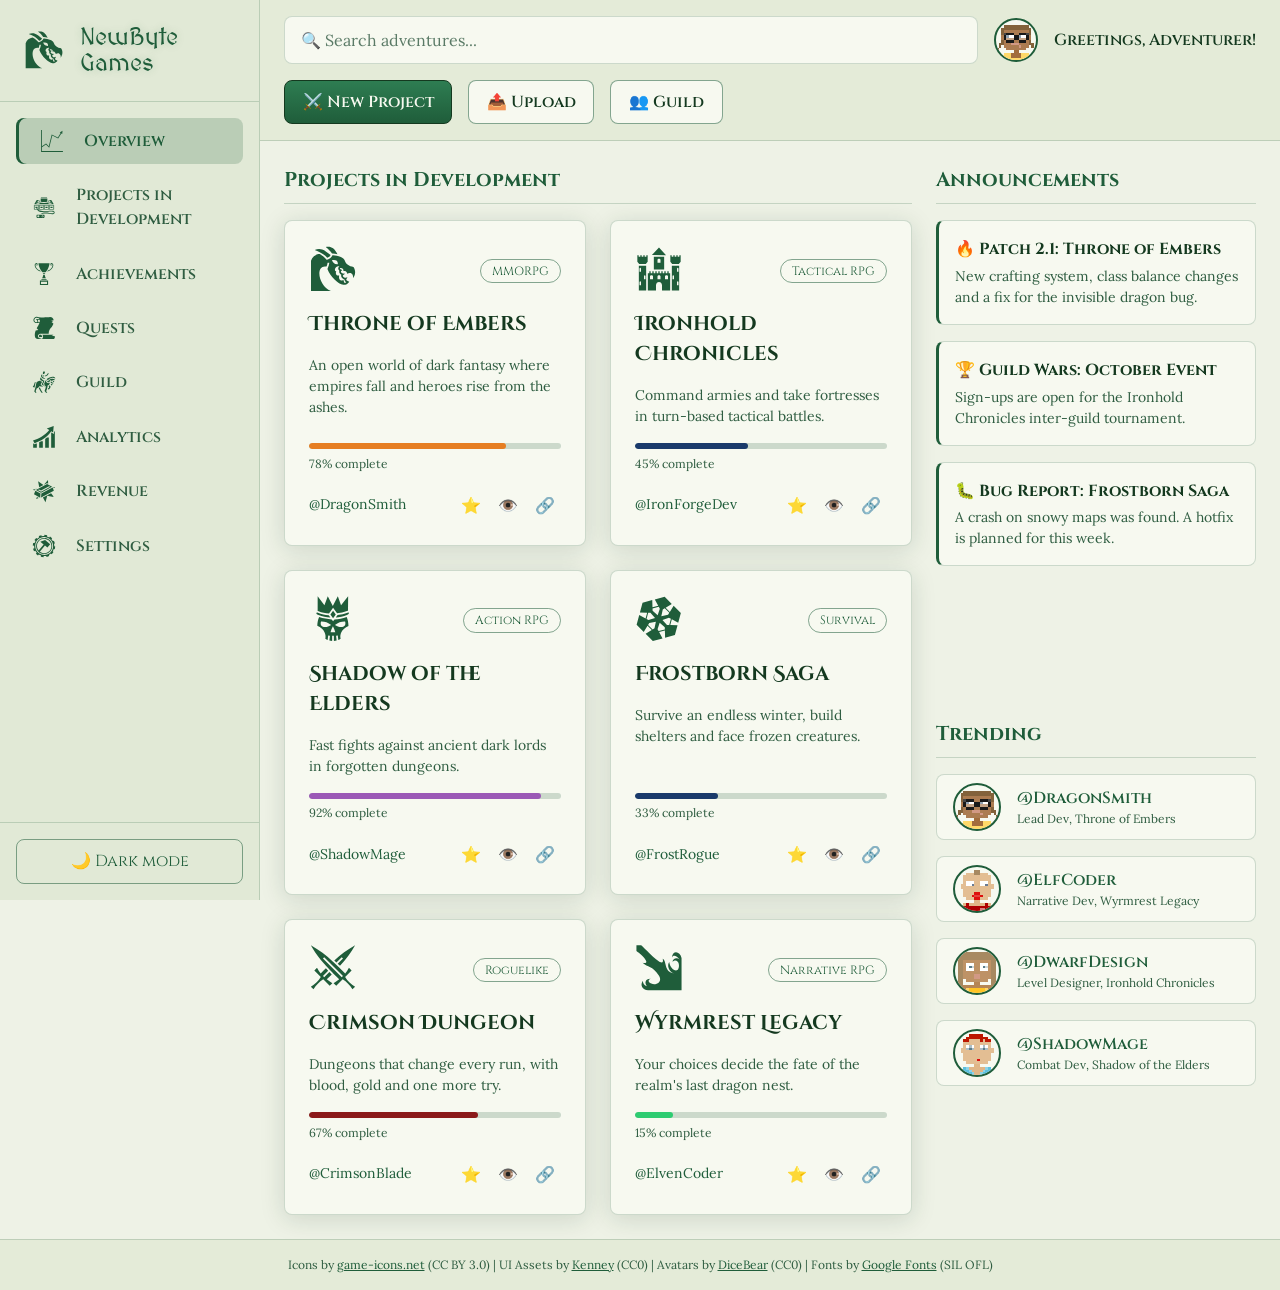
<file: index.html>
<!DOCTYPE html>
<html lang="en">
<head>
  <meta charset="UTF-8" />
  <meta name="viewport" content="width=device-width, initial-scale=1.0" />
  <title>NewByte Games Dashboard</title>
  <link rel="preconnect" href="https://fonts.googleapis.com" />
  <link rel="preconnect" href="https://fonts.gstatic.com" crossorigin />
  <link href="https://fonts.googleapis.com/css2?family=MedievalSharp&family=Cinzel+Decorative:wght@400;700;900&family=Lora:ital,wght@0,400;0,600;0,700;1,400&family=Cinzel:wght@400;600;700&display=swap" rel="stylesheet" />
  <link rel="stylesheet" href="css/reset.css" />
  <link rel="stylesheet" href="css/variables.css" />
  <link rel="stylesheet" href="css/main.css" />
  <link rel="stylesheet" href="css/sidebar.css" />
  <link rel="stylesheet" href="css/header.css" />
  <link rel="stylesheet" href="css/cards.css" />
  <link rel="stylesheet" href="css/announcements.css" />
  <link rel="stylesheet" href="css/trending.css" />
</head>
<body>
  <aside class="sidebar">
    <div class="sidebar-logo">
      <img src="assets/icons/dragon.svg" alt="" class="logo-icon" />
      <span class="logo-text">NewByte Games</span>
    </div>
    <nav class="sidebar-nav" aria-label="Main navigation">
        <a href="#" class="nav-item active">
          <img src="assets/icons/dashboard.svg" alt="" class="nav-icon" />
          <span>Overview</span>
        </a>
        <a href="#" class="nav-item">
          <img src="assets/icons/gamepad.svg" alt="" class="nav-icon" />
          <span>Projects in Development</span>
        </a>
        <a href="#" class="nav-item">
          <img src="assets/icons/trophy.svg" alt="" class="nav-icon" />
          <span>Achievements</span>
        </a>
        <a href="#" class="nav-item">
          <img src="assets/icons/scroll.svg" alt="" class="nav-icon" />
          <span>Quests</span>
        </a>
        <a href="#" class="nav-item">
          <img src="assets/icons/group.svg" alt="" class="nav-icon" />
          <span>Guild</span>
        </a>
        <a href="#" class="nav-item">
          <img src="assets/icons/chart.svg" alt="" class="nav-icon" />
          <span>Analytics</span>
        </a>
        <a href="#" class="nav-item">
          <img src="assets/icons/coin.svg" alt="" class="nav-icon" />
          <span>Revenue</span>
        </a>
        <a href="#" class="nav-item">
          <img src="assets/icons/settings.svg" alt="" class="nav-icon" />
          <span>Settings</span>
        </a>
    </nav>
    <div class="sidebar-footer">
      <button type="button" id="darkmode-toggle" class="theme-toggle" aria-pressed="false">🌙 Dark mode</button>
    </div>
  </aside>

  <header class="header">
    <form class="search-bar" role="search" onsubmit="return false">
      <input type="search" placeholder="🔍 Search adventures..." aria-label="Search adventures" />
    </form>
    <div class="user-info">
      <img src="assets/avatars/dragonsmith.svg" alt="User avatar" class="user-avatar" />
      <span class="user-name">Greetings, Adventurer!</span>
    </div>
    <div class="header-actions">
      <button type="button" class="btn btn--primary">⚔️ New Project</button>
      <button type="button" class="btn">📤 Upload</button>
      <button type="button" class="btn">👥 Guild</button>
    </div>
  </header>

  <main class="main">
    <section class="projects-section">
      <h2 class="section-title">Projects in Development</h2>
      <div class="projects-grid">
          <article class="project-card">
            <div class="card-header">
              <img src="assets/icons/dragon.svg" alt="" class="card-icon" />
              <div class="card-badges"><span class="badge badge--genre">MMORPG</span></div>
            </div>
            <h3 class="card-title">Throne of Embers</h3>
            <p class="card-description">An open world of dark fantasy where empires fall and heroes rise from the ashes.</p>
            <div class="card-progress">
              <div class="progress-bar">
                <div class="progress-fill" style="--progress: 78%; --bar-color: var(--orange-legendary)"></div>
              </div>
              <span class="progress-label">78% complete</span>
            </div>
            <div class="card-footer">
              <span class="card-author">@DragonSmith</span>
              <div class="card-actions">
                <button type="button" aria-label="Favorite">⭐</button>
                <button type="button" aria-label="Watch">👁️</button>
                <button type="button" aria-label="Copy link">🔗</button>
              </div>
            </div>
          </article>
          <article class="project-card">
            <div class="card-header">
              <img src="assets/icons/castle.svg" alt="" class="card-icon" />
              <div class="card-badges"><span class="badge badge--genre">Tactical RPG</span></div>
            </div>
            <h3 class="card-title">Ironhold Chronicles</h3>
            <p class="card-description">Command armies and take fortresses in turn-based tactical battles.</p>
            <div class="card-progress">
              <div class="progress-bar">
                <div class="progress-fill" style="--progress: 45%; --bar-color: var(--blue-alliance)"></div>
              </div>
              <span class="progress-label">45% complete</span>
            </div>
            <div class="card-footer">
              <span class="card-author">@IronForgeDev</span>
              <div class="card-actions">
                <button type="button" aria-label="Favorite">⭐</button>
                <button type="button" aria-label="Watch">👁️</button>
                <button type="button" aria-label="Copy link">🔗</button>
              </div>
            </div>
          </article>
          <article class="project-card">
            <div class="card-header">
              <img src="assets/icons/skull.svg" alt="" class="card-icon" />
              <div class="card-badges"><span class="badge badge--genre">Action RPG</span></div>
            </div>
            <h3 class="card-title">Shadow of the Elders</h3>
            <p class="card-description">Fast fights against ancient dark lords in forgotten dungeons.</p>
            <div class="card-progress">
              <div class="progress-bar">
                <div class="progress-fill" style="--progress: 92%; --bar-color: var(--purple-epic)"></div>
              </div>
              <span class="progress-label">92% complete</span>
            </div>
            <div class="card-footer">
              <span class="card-author">@ShadowMage</span>
              <div class="card-actions">
                <button type="button" aria-label="Favorite">⭐</button>
                <button type="button" aria-label="Watch">👁️</button>
                <button type="button" aria-label="Copy link">🔗</button>
              </div>
            </div>
          </article>
          <article class="project-card">
            <div class="card-header">
              <img src="assets/icons/snowflake.svg" alt="" class="card-icon" />
              <div class="card-badges"><span class="badge badge--genre">Survival</span></div>
            </div>
            <h3 class="card-title">Frostborn Saga</h3>
            <p class="card-description">Survive an endless winter, build shelters and face frozen creatures.</p>
            <div class="card-progress">
              <div class="progress-bar">
                <div class="progress-fill" style="--progress: 33%; --bar-color: var(--blue-alliance)"></div>
              </div>
              <span class="progress-label">33% complete</span>
            </div>
            <div class="card-footer">
              <span class="card-author">@FrostRogue</span>
              <div class="card-actions">
                <button type="button" aria-label="Favorite">⭐</button>
                <button type="button" aria-label="Watch">👁️</button>
                <button type="button" aria-label="Copy link">🔗</button>
              </div>
            </div>
          </article>
          <article class="project-card">
            <div class="card-header">
              <img src="assets/icons/swords.svg" alt="" class="card-icon" />
              <div class="card-badges"><span class="badge badge--genre">Roguelike</span></div>
            </div>
            <h3 class="card-title">Crimson Dungeon</h3>
            <p class="card-description">Dungeons that change every run, with blood, gold and one more try.</p>
            <div class="card-progress">
              <div class="progress-bar">
                <div class="progress-fill" style="--progress: 67%; --bar-color: var(--red-horde)"></div>
              </div>
              <span class="progress-label">67% complete</span>
            </div>
            <div class="card-footer">
              <span class="card-author">@CrimsonBlade</span>
              <div class="card-actions">
                <button type="button" aria-label="Favorite">⭐</button>
                <button type="button" aria-label="Watch">👁️</button>
                <button type="button" aria-label="Copy link">🔗</button>
              </div>
            </div>
          </article>
          <article class="project-card">
            <div class="card-header">
              <img src="assets/icons/wyrm.svg" alt="" class="card-icon" />
              <div class="card-badges"><span class="badge badge--genre">Narrative RPG</span></div>
            </div>
            <h3 class="card-title">Wyrmrest Legacy</h3>
            <p class="card-description">Your choices decide the fate of the realm's last dragon nest.</p>
            <div class="card-progress">
              <div class="progress-bar">
                <div class="progress-fill" style="--progress: 15%; --bar-color: var(--green-quest)"></div>
              </div>
              <span class="progress-label">15% complete</span>
            </div>
            <div class="card-footer">
              <span class="card-author">@ElvenCoder</span>
              <div class="card-actions">
                <button type="button" aria-label="Favorite">⭐</button>
                <button type="button" aria-label="Watch">👁️</button>
                <button type="button" aria-label="Copy link">🔗</button>
              </div>
            </div>
          </article>
      </div>
    </section>

    <section class="announcements-section">
      <h2 class="section-title">Announcements</h2>
      <div class="announcements-list">
        <div class="announcement-item">
          <h4>🔥 Patch 2.1: Throne of Embers</h4>
          <p>New crafting system, class balance changes and a fix for the invisible dragon bug.</p>
        </div>
        <div class="announcement-item">
          <h4>🏆 Guild Wars: October Event</h4>
          <p>Sign-ups are open for the Ironhold Chronicles inter-guild tournament.</p>
        </div>
        <div class="announcement-item">
          <h4>🐛 Bug Report: Frostborn Saga</h4>
          <p>A crash on snowy maps was found. A hotfix is planned for this week.</p>
        </div>
      </div>
    </section>

    <section class="trending-section">
      <h2 class="section-title">Trending</h2>
      <div class="trending-list">
          <div class="trending-item">
            <img src="assets/avatars/dragonsmith.svg" alt="DragonSmith avatar" class="trending-avatar" />
            <div class="trending-info">
              <span class="trending-name">@DragonSmith</span>
              <span class="trending-role">Lead Dev, Throne of Embers</span>
            </div>
          </div>
          <div class="trending-item">
            <img src="assets/avatars/elfcoder.svg" alt="ElfCoder avatar" class="trending-avatar" />
            <div class="trending-info">
              <span class="trending-name">@ElfCoder</span>
              <span class="trending-role">Narrative Dev, Wyrmrest Legacy</span>
            </div>
          </div>
          <div class="trending-item">
            <img src="assets/avatars/dwarfdesign.svg" alt="DwarfDesign avatar" class="trending-avatar" />
            <div class="trending-info">
              <span class="trending-name">@DwarfDesign</span>
              <span class="trending-role">Level Designer, Ironhold Chronicles</span>
            </div>
          </div>
          <div class="trending-item">
            <img src="assets/avatars/shadowmage.svg" alt="ShadowMage avatar" class="trending-avatar" />
            <div class="trending-info">
              <span class="trending-name">@ShadowMage</span>
              <span class="trending-role">Combat Dev, Shadow of the Elders</span>
            </div>
          </div>
      </div>
    </section>
  </main>

  <footer class="dashboard-footer">
    <p>
      Icons by <a href="https://game-icons.net" target="_blank" rel="noopener">game-icons.net</a> (CC BY 3.0) |
      UI Assets by <a href="https://kenney.nl" target="_blank" rel="noopener">Kenney</a> (CC0) |
      Avatars by <a href="https://dicebear.com" target="_blank" rel="noopener">DiceBear</a> (CC0) |
      Fonts by <a href="https://fonts.google.com" target="_blank" rel="noopener">Google Fonts</a> (SIL OFL)
    </p>
  </footer>

  <script src="js/darkmode.js"></script>
</body>
</html>
</file>
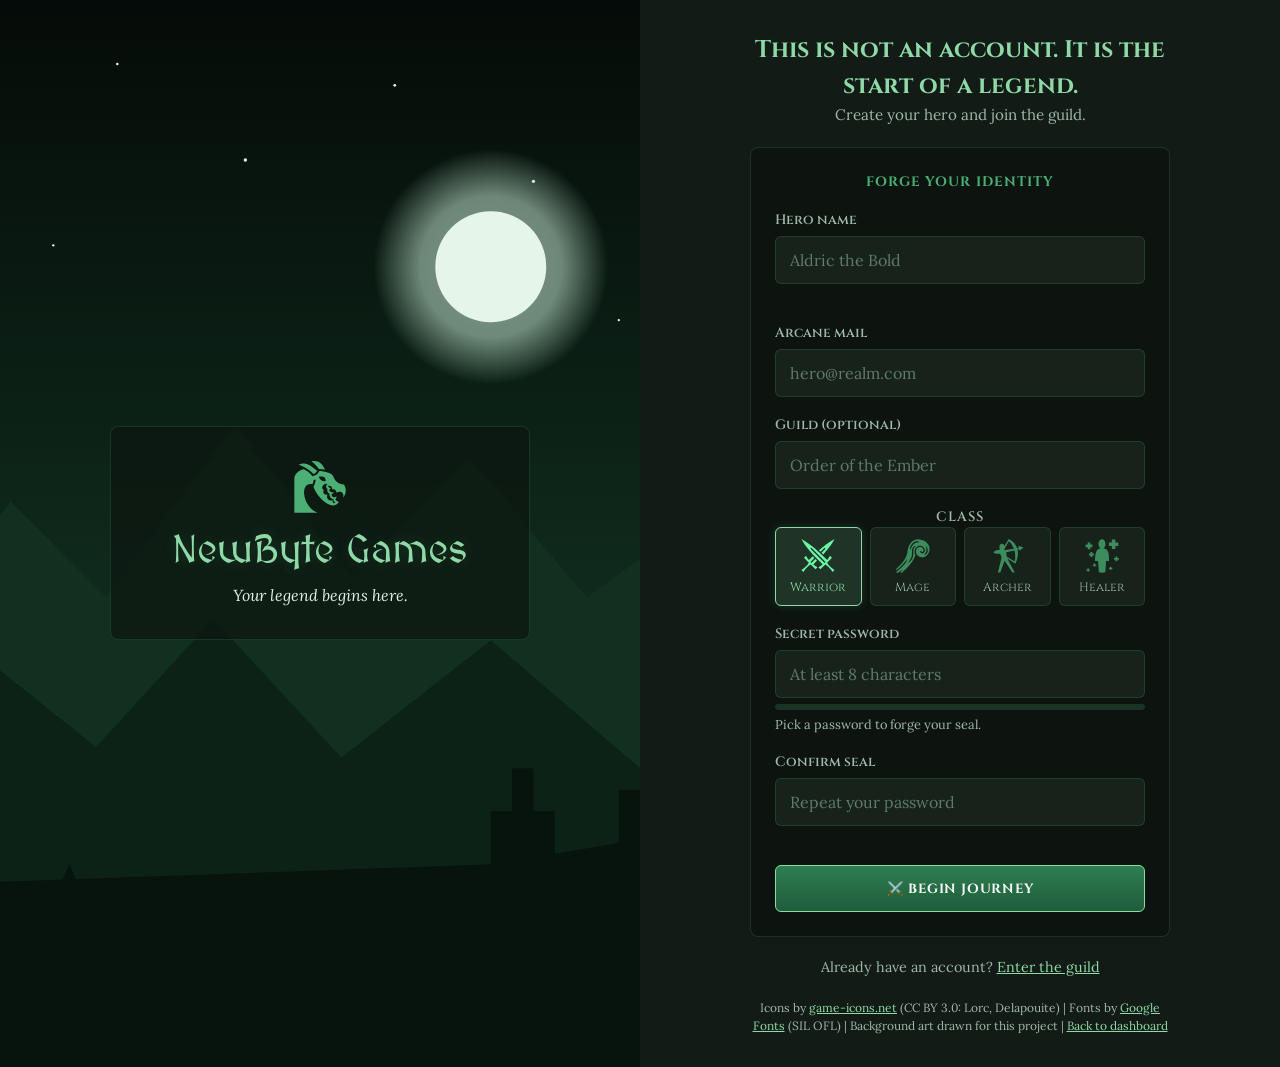
<file: signup/index.html>
<!DOCTYPE html>
<html lang="en">
<head>
  <meta charset="UTF-8" />
  <meta name="viewport" content="width=device-width, initial-scale=1.0" />
  <title>Create Your Hero | NewByte Games</title>
  <link rel="preconnect" href="https://fonts.googleapis.com" />
  <link rel="preconnect" href="https://fonts.gstatic.com" crossorigin />
  <link href="https://fonts.googleapis.com/css2?family=MedievalSharp&family=Cinzel:wght@400;600;700&family=Lora:ital,wght@0,400;0,600;1,400&display=swap" rel="stylesheet" />
  <link rel="stylesheet" href="css/signup.css" />
</head>
<body>
  <section class="hero" aria-label="NewByte Games">
    <div class="hero-band">
      <img src="assets/icons/dragon.svg" alt="" class="hero-logo" />
      <span class="logo-text">NewByte Games</span>
      <p class="hero-tagline">Your legend begins here.</p>
    </div>
  </section>

  <main class="form-side">
    <div class="form-intro">
      <h1>This is not an account. It is the start of a legend.</h1>
      <p>Create your hero and join the guild.</p>
    </div>

    <form id="signup-form" class="signup-form" novalidate>
      <h2 class="form-title">Forge your identity</h2>

      <div class="field">
        <label for="hero-name">Hero name</label>
        <input id="hero-name" name="hero" type="text" placeholder="Aldric the Bold" required minlength="3" autocomplete="nickname" />
        <span id="name-hint" class="hint" aria-live="polite"></span>
      </div>

      <div class="field">
        <label for="email">Arcane mail</label>
        <input id="email" name="email" type="email" placeholder="hero@realm.com" required autocomplete="email" />
      </div>

      <div class="field">
        <label for="guild">Guild <span>(optional)</span></label>
        <input id="guild" name="guild" type="text" placeholder="Order of the Ember" />
      </div>

      <fieldset class="classes">
        <legend>Class</legend>
        <div class="class-options">
          <div class="class-option">
            <input type="radio" id="class-warrior" name="class" value="warrior" checked />
            <label for="class-warrior"><img src="assets/icons/warrior.svg" alt="" />Warrior</label>
          </div>
          <div class="class-option">
            <input type="radio" id="class-mage" name="class" value="mage" />
            <label for="class-mage"><img src="assets/icons/mage.svg" alt="" />Mage</label>
          </div>
          <div class="class-option">
            <input type="radio" id="class-archer" name="class" value="archer" />
            <label for="class-archer"><img src="assets/icons/archer.svg" alt="" />Archer</label>
          </div>
          <div class="class-option">
            <input type="radio" id="class-healer" name="class" value="healer" />
            <label for="class-healer"><img src="assets/icons/healer.svg" alt="" />Healer</label>
          </div>
        </div>
      </fieldset>

      <div class="field">
        <label for="password">Secret password</label>
        <input id="password" name="password" type="password" placeholder="At least 8 characters" required minlength="8" autocomplete="new-password" />
        <div class="strength-bar" aria-hidden="true"><div id="strength-fill" class="strength-fill" data-level="0"></div></div>
        <span id="strength-hint" class="hint" aria-live="polite">Pick a password to forge your seal.</span>
      </div>

      <div class="field">
        <label for="confirm">Confirm seal</label>
        <input id="confirm" name="confirm" type="password" placeholder="Repeat your password" required autocomplete="new-password" />
        <span id="confirm-hint" class="hint" aria-live="polite"></span>
      </div>

      <button type="submit" class="submit">⚔️ Begin journey</button>
      <p id="success" class="success" role="status" hidden></p>
    </form>

    <p class="login-link">Already have an account? <a href="#">Enter the guild</a></p>
    <p class="credits">
      Icons by <a href="https://game-icons.net" target="_blank" rel="noopener">game-icons.net</a> (CC BY 3.0: Lorc, Delapouite) |
      Fonts by <a href="https://fonts.google.com" target="_blank" rel="noopener">Google Fonts</a> (SIL OFL) |
      Background art drawn for this project |
      <a href="../">Back to dashboard</a>
    </p>
  </main>

  <script src="js/signup.js"></script>
</body>
</html>
</file>
<file: css/variables.css>
:root {
  --bg-dark: #eef2e6;
  --bg-sidebar: #e1e9d6;
  --bg-card: #f7f9f0;
  --bg-card-hover: #e9efdc;
  --bg-header: #e4ebd8;

  --gold: #1f5d3a;
  --gold-light: #14391f;
  --gold-dim: #1f5d3a33;
  --red-horde: #8b1a1a;
  --blue-alliance: #1a3a6b;
  --green-quest: #2ecc71;
  --purple-epic: #9b59b6;
  --orange-legendary: #e67e22;

  --text-primary: #14391f;
  --text-secondary: #2f5d41;
  --text-muted: #5a7a66;
  --text-gold: #1f5d3a;

  --border: #1f5d3a33;
  --border-strong: #1f5d3a88;
  --border-radius: 8px;

  --shadow-card: 0 4px 24px rgba(20, 57, 31, 0.15);
  --shadow-gold: 0 0 12px rgba(31, 93, 58, 0.2);

  --font-display: "MedievalSharp", serif;
  --font-title: "Cinzel Decorative", serif;
  --font-subtitle: "Cinzel", serif;
  --font-body: "Lora", serif;

  --text-xs: 0.75rem;
  --text-sm: 0.875rem;
  --text-base: 1rem;
  --text-lg: 1.125rem;
  --text-xl: 1.25rem;
  --text-2xl: 1.5rem;
  --text-3xl: 1.875rem;

  --gap-sm: 0.5rem;
  --gap-md: 1rem;
  --gap-lg: 1.5rem;
  --gap-xl: 2rem;

  --sidebar-width: 260px;
}

body.dark-mode {
  --bg-dark: #0d1410;
  --bg-sidebar: #121b15;
  --bg-card: #17221b;
  --bg-card-hover: #1f2e25;
  --bg-header: #101912;
  --gold: #4caf75;
  --gold-light: #8fd9a8;
  --gold-dim: #4caf7533;
  --text-primary: #e3efe6;
  --text-secondary: #9fb8a8;
  --text-muted: #6b8575;
  --text-gold: #4caf75;
  --border: #4caf7533;
  --border-strong: #4caf7588;
  --shadow-card: 0 4px 24px rgba(0, 0, 0, 0.4);
  --shadow-gold: 0 0 12px rgba(76, 175, 117, 0.2);
}

body.dark-mode .nav-icon,
body.dark-mode .card-icon,
body.dark-mode .logo-icon {
  filter: brightness(2.2) saturate(1.2);
}
</file>
<file: css/main.css>
body {
  display: grid;
  grid-template-columns: var(--sidebar-width) 1fr;
  grid-template-rows: auto 1fr;
  grid-template-areas:
    "sidebar header"
    "sidebar main";
  min-height: 100vh;
  background-color: var(--bg-dark);
  color: var(--text-primary);
  font-family: var(--font-body);
  line-height: 1.5;
  transition: background-color 0.3s, color 0.3s;
}

.sidebar { grid-area: sidebar; }
.header  { grid-area: header; }
.main    { grid-area: main; }

.main {
  display: grid;
  grid-template-columns: 1fr 320px;
  grid-template-rows: auto auto;
  grid-template-areas:
    "projects announcements"
    "projects trending";
  gap: var(--gap-lg);
  padding: var(--gap-lg);
  align-content: start;
}

.projects-section      { grid-area: projects; }
.announcements-section { grid-area: announcements; }
.trending-section      { grid-area: trending; }

.section-title {
  font-family: var(--font-subtitle);
  font-weight: 700;
  font-size: var(--text-xl);
  color: var(--text-gold);
  margin-bottom: var(--gap-md);
  padding-bottom: var(--gap-sm);
  border-bottom: 1px solid var(--border);
}

.dashboard-footer {
  grid-column: 1 / -1;
  padding: var(--gap-md) var(--gap-lg);
  border-top: 1px solid var(--border);
  background: var(--bg-header);
  color: var(--text-secondary);
  font-size: var(--text-xs);
  text-align: center;
}
.dashboard-footer a { color: var(--gold); text-decoration: underline; }

:focus-visible { outline: 2px solid var(--gold); outline-offset: 2px; }

@media (max-width: 1100px) {
  .main {
    grid-template-columns: 1fr 1fr;
    grid-template-areas:
      "projects projects"
      "announcements trending";
  }
}

@media (max-width: 720px) {
  body {
    grid-template-columns: 1fr;
    grid-template-rows: auto auto 1fr auto;
    grid-template-areas: "sidebar" "header" "main" "footer";
  }
  .main {
    grid-template-columns: 1fr;
    grid-template-areas: "projects" "announcements" "trending";
    padding: var(--gap-md);
  }
  .dashboard-footer { grid-area: footer; }
}
</file>
<file: css/sidebar.css>
.sidebar {
  display: grid;
  grid-template-rows: auto 1fr auto;
  background: var(--bg-sidebar);
  border-right: 1px solid var(--border);
  position: sticky;
  top: 0;
  height: 100vh;
}

.sidebar-logo {
  display: grid;
  grid-template-columns: auto 1fr;
  align-items: center;
  gap: var(--gap-md);
  padding: var(--gap-lg);
  border-bottom: 1px solid var(--border);
}
.logo-icon { width: 40px; height: 40px; }
.logo-text {
  font-family: var(--font-display);
  font-size: var(--text-2xl);
  line-height: 1.1;
  color: var(--gold);
  text-shadow: 0 0 10px var(--gold-dim);
}

.sidebar-nav {
  display: grid;
  grid-template-columns: 1fr;
  align-content: start;
  gap: var(--gap-sm);
  padding: var(--gap-md);
  overflow-y: auto;
}

.nav-item {
  display: grid;
  grid-template-columns: 28px 1fr;
  align-items: center;
  gap: var(--gap-md);
  padding: 0.7rem 1rem;
  border-radius: var(--border-radius);
  font-family: var(--font-subtitle);
  font-weight: 600;
  color: var(--text-secondary);
  transition: background 0.2s, padding-left 0.2s, color 0.2s;
}
.nav-item:hover,
.nav-item.active {
  background: var(--border);
  padding-left: 1.5rem;
  color: var(--gold);
}
.nav-item.active { box-shadow: inset 3px 0 0 var(--gold); }
.nav-icon { width: 24px; height: 24px; }

.sidebar-footer { padding: var(--gap-md); border-top: 1px solid var(--border); }
.theme-toggle {
  width: 100%;
  padding: 0.6rem;
  border: 1px solid var(--border-strong);
  border-radius: var(--border-radius);
  font-family: var(--font-subtitle);
  color: var(--gold);
  transition: background 0.2s;
}
.theme-toggle:hover { background: var(--border); }

@media (max-width: 720px) {
  .sidebar { position: static; height: auto; grid-template-rows: auto auto auto; border-right: 0; border-bottom: 1px solid var(--border); }
  .sidebar-nav { grid-template-columns: repeat(auto-fit, minmax(150px, 1fr)); }
}
</file>
<file: css/header.css>
.header {
  display: grid;
  grid-template-columns: 1fr auto;
  grid-template-rows: auto auto;
  gap: var(--gap-md);
  padding: var(--gap-md) var(--gap-lg);
  background: var(--bg-header);
  border-bottom: 1px solid var(--border);
  align-items: center;
}

.search-bar { grid-column: 1; grid-row: 1; }
.search-bar input {
  width: 100%;
  padding: 0.7rem 1rem;
  background: var(--bg-card);
  border: 1px solid var(--border);
  border-radius: var(--border-radius);
  font-family: var(--font-body);
}
.search-bar input::placeholder { color: var(--text-muted); }
.search-bar input:focus { border-color: var(--gold); outline: none; box-shadow: var(--shadow-gold); }

.user-info {
  grid-column: 2;
  grid-row: 1;
  display: grid;
  grid-template-columns: auto auto;
  align-items: center;
  gap: var(--gap-md);
}
.user-avatar { width: 44px; height: 44px; border-radius: 50%; border: 2px solid var(--gold); background: var(--bg-card); }
.user-name { font-family: var(--font-subtitle); font-weight: 600; }

.header-actions { grid-column: 1 / -1; grid-row: 2; display: flex; flex-wrap: wrap; gap: var(--gap-md); }
.btn {
  padding: 0.55rem 1.1rem;
  border: 1px solid var(--border-strong);
  border-radius: var(--border-radius);
  background: var(--bg-card);
  font-family: var(--font-subtitle);
  font-weight: 600;
  transition: background 0.2s, transform 0.2s, color 0.2s;
}
.btn:hover { background: var(--bg-card-hover); color: var(--gold); transform: translateY(-2px); }
.btn--primary { background: linear-gradient(180deg, #2e7d52, #1f5d3a); color: #f7f9f0; border-color: var(--gold-light); }
.btn--primary:hover { color: #f7f9f0; filter: brightness(1.15); background: linear-gradient(180deg, #2e7d52, #1f5d3a); }

@media (max-width: 720px) {
  .header { grid-template-columns: 1fr; padding: var(--gap-md); }
  .search-bar, .user-info, .header-actions { grid-column: 1; grid-row: auto; }
}
</file>
<file: css/cards.css>
.projects-grid {
  display: grid;
  grid-template-columns: repeat(auto-fill, minmax(280px, 1fr));
  gap: var(--gap-lg);
}

.project-card {
  display: grid;
  grid-template-rows: auto auto 1fr auto auto;
  gap: var(--gap-md);
  padding: var(--gap-lg);
  background: var(--bg-card);
  border: 1px solid var(--border);
  border-radius: var(--border-radius);
  box-shadow: var(--shadow-card);
  transition: transform 0.25s ease, box-shadow 0.25s ease, border-color 0.25s ease, background 0.25s;
}
.project-card:hover {
  transform: translateY(-4px);
  box-shadow: var(--shadow-gold);
  border-color: var(--gold);
  background: var(--bg-card-hover);
}

.card-header { display: grid; grid-template-columns: auto 1fr; align-items: center; gap: var(--gap-md); }
.card-icon { width: 48px; height: 48px; }
.card-badges { justify-self: end; }
.badge {
  padding: 0.2rem 0.7rem;
  border: 1px solid var(--border-strong);
  border-radius: 999px;
  font-family: var(--font-subtitle);
  font-size: var(--text-xs);
  color: var(--gold);
}

.card-title { font-family: var(--font-title); font-weight: 700; font-size: var(--text-xl); color: var(--gold-light); }
.card-description { font-size: var(--text-sm); color: var(--text-secondary); }

.card-progress { display: grid; gap: 0.35rem; }
.progress-bar { height: 6px; border-radius: 3px; background: var(--gold-dim); overflow: hidden; }
.progress-fill {
  height: 100%;
  width: var(--progress);
  border-radius: 3px;
  background: var(--bar-color, var(--gold));
  animation: fillBar 1.2s ease forwards;
}
@keyframes fillBar {
  from { width: 0%; }
  to   { width: var(--progress); }
}
.progress-label { font-size: var(--text-xs); color: var(--text-secondary); }

.card-footer { display: grid; grid-template-columns: 1fr auto; align-items: center; }
.card-author { font-size: var(--text-sm); color: var(--text-gold); }
.card-actions { display: flex; gap: 0.25rem; }
.card-actions button { padding: 0.25rem 0.4rem; border-radius: 4px; transition: background 0.2s, transform 0.2s; }
.card-actions button:hover { background: var(--border); transform: scale(1.15); }

@media (prefers-reduced-motion: reduce) {
  .progress-fill { animation: none; }
  .project-card, .nav-item { transition: none; }
}
</file>
<file: css/announcements.css>
.announcements-list { display: grid; gap: var(--gap-md); }
.announcement-item {
  padding: var(--gap-md);
  background: var(--bg-card);
  border: 1px solid var(--border);
  border-left: 3px solid var(--gold);
  border-radius: var(--border-radius);
  transition: background 0.2s;
}
.announcement-item:hover { background: var(--bg-card-hover); }
.announcement-item h4 { font-family: var(--font-subtitle); font-size: var(--text-base); margin-bottom: 0.3rem; }
.announcement-item p { font-size: var(--text-sm); color: var(--text-secondary); }
</file>
<file: css/trending.css>
.trending-list { display: grid; gap: var(--gap-md); }
.trending-item {
  display: grid;
  grid-template-columns: 48px 1fr;
  align-items: center;
  gap: var(--gap-md);
  padding: var(--gap-sm) var(--gap-md);
  background: var(--bg-card);
  border: 1px solid var(--border);
  border-radius: var(--border-radius);
  transition: border-color 0.2s, transform 0.2s;
}
.trending-item:hover { border-color: var(--gold); transform: translateX(4px); }
.trending-avatar { width: 48px; height: 48px; border-radius: 50%; border: 2px solid var(--gold); image-rendering: pixelated; }
.trending-info { display: grid; }
.trending-name { font-family: var(--font-subtitle); font-weight: 600; color: var(--gold); }
.trending-role { font-size: var(--text-xs); color: var(--text-secondary); }
</file>
<file: signup/css/signup.css>
:root {
  --bg-dark: #0d1410;
  --bg-form: #121b15;
  --bg-input: #17221b;
  --accent: #4caf75;
  --accent-light: #8fd9a8;
  --accent-dim: #4caf7533;
  --red-horde: #8b1a1a;
  --red-text: #e07a7a;
  --green-quest: #2ecc71;
  --purple-epic: #9b59b6;
  --orange-legendary: #e67e22;
  --text-primary: #e3efe6;
  --text-secondary: #9fb8a8;
  --overlay: rgba(13, 20, 16, 0.65);
  --font-display: "MedievalSharp", serif;
  --font-title: "Cinzel", serif;
  --font-body: "Lora", serif;
}

*, *::before, *::after { box-sizing: border-box; margin: 0; padding: 0; }
img { display: block; max-width: 100%; }
a { color: var(--accent-light); }

body {
  display: grid;
  grid-template-columns: minmax(320px, 1fr) minmax(380px, 1fr);
  min-height: 100vh;
  background: var(--bg-dark);
  color: var(--text-primary);
  font-family: var(--font-body);
  line-height: 1.5;
}

/* Left side: background art and logo */
.hero {
  display: grid;
  align-content: center;
  justify-items: center;
  padding: 2rem;
  background: url("../assets/img/landscape.svg") center / cover no-repeat;
  position: relative;
}
.hero-band {
  display: grid;
  justify-items: center;
  gap: 0.75rem;
  width: min(100%, 420px);
  padding: 2rem 1.5rem;
  background: var(--overlay);
  border: 1px solid var(--accent-dim);
  border-radius: 8px;
  text-align: center;
  backdrop-filter: blur(2px);
}
.hero-logo { width: 56px; height: 56px; }
.logo-text {
  font-family: var(--font-display);
  font-size: 2.5rem;
  line-height: 1.1;
  color: var(--accent-light);
  text-shadow: 0 0 14px var(--accent-dim);
}
.hero-tagline { font-style: italic; color: var(--text-primary); }

/* Right side: form */
.form-side {
  display: grid;
  align-content: center;
  justify-items: center;
  gap: 1.25rem;
  padding: 2rem 1.5rem;
  background: var(--bg-form);
}
.form-intro { text-align: center; max-width: 420px; }
.form-intro h1 { font-family: var(--font-title); font-size: 1.5rem; color: var(--accent-light); }
.form-intro p { color: var(--text-secondary); font-size: 0.95rem; }

.signup-form {
  display: grid;
  gap: 1.1rem;
  width: min(100%, 420px);
  padding: 1.5rem;
  background: var(--bg-dark);
  border: 1px solid var(--accent-dim);
  border-radius: 8px;
}
.signup-form legend, .form-title {
  font-family: var(--font-title);
  font-weight: 700;
  letter-spacing: 0.08em;
  text-transform: uppercase;
  font-size: 0.85rem;
  color: var(--accent);
  text-align: center;
}

.field { display: grid; gap: 0.35rem; }
.field label, .classes legend {
  font-family: var(--font-title);
  font-weight: 600;
  font-size: 0.85rem;
  color: var(--text-secondary);
}
.field input {
  padding: 0.7rem 0.85rem;
  background: var(--bg-input);
  border: 1px solid var(--accent-dim);
  border-radius: 6px;
  color: var(--text-primary);
  font: inherit;
  transition: border-color 0.2s, box-shadow 0.2s;
}
.field input::placeholder { color: #5f7a6a; }
.field input:focus {
  outline: none;
  border-color: var(--accent);
  box-shadow: 0 0 0 3px var(--accent-dim);
}
.field input:user-invalid {
  border-color: var(--red-horde);
  box-shadow: 0 0 0 3px #8b1a1a55;
}
.hint { min-height: 1.2em; font-size: 0.8rem; color: var(--text-secondary); }
.hint.error { color: var(--red-text); }
.hint.lore { color: var(--accent-light); font-style: italic; }

/* Class picker */
.classes { border: 0; display: grid; gap: 0.5rem; }
.class-options { display: grid; grid-template-columns: repeat(4, 1fr); gap: 0.5rem; }
.class-option input { position: absolute; opacity: 0; pointer-events: none; }
.class-option label {
  display: grid;
  justify-items: center;
  gap: 0.25rem;
  padding: 0.6rem 0.25rem;
  background: var(--bg-input);
  border: 1px solid var(--accent-dim);
  border-radius: 6px;
  font-family: var(--font-title);
  font-size: 0.75rem;
  color: var(--text-secondary);
  cursor: pointer;
  transition: border-color 0.2s, transform 0.2s, background 0.2s;
}
.class-option img { width: 36px; height: 36px; filter: brightness(0.8); transition: filter 0.2s; }
.class-option label:hover { transform: translateY(-2px); border-color: var(--accent); }
.class-option input:checked + label {
  border-color: var(--accent-light);
  background: #1f3327;
  color: var(--accent-light);
  box-shadow: 0 0 10px var(--accent-dim);
}
.class-option input:checked + label img { filter: brightness(1.4); }
.class-option input:focus-visible + label { outline: 2px solid var(--accent-light); outline-offset: 2px; }

/* Password strength */
.strength-bar { height: 6px; border-radius: 3px; background: var(--accent-dim); overflow: hidden; }
.strength-fill { height: 100%; width: 0; border-radius: 3px; transition: width 0.3s, background 0.3s; }
.strength-fill[data-level="1"] { width: 25%; background: var(--red-horde); }
.strength-fill[data-level="2"] { width: 50%; background: var(--orange-legendary); }
.strength-fill[data-level="3"] { width: 80%; background: var(--accent); }
.strength-fill[data-level="4"] { width: 100%; background: var(--purple-epic); box-shadow: 0 0 10px var(--purple-epic); }

.submit {
  padding: 0.85rem;
  border: 1px solid var(--accent-light);
  border-radius: 6px;
  background: linear-gradient(180deg, #2e7d52, #1f5d3a);
  color: #f2faf5;
  font-family: var(--font-title);
  font-weight: 700;
  letter-spacing: 0.06em;
  text-transform: uppercase;
  cursor: pointer;
  transition: transform 0.2s, filter 0.2s, box-shadow 0.2s;
}
.submit:hover { transform: translateY(-2px); filter: brightness(1.15); box-shadow: 0 4px 16px var(--accent-dim); }
.success { text-align: center; color: var(--accent-light); font-family: var(--font-title); }

.login-link { color: var(--text-secondary); font-size: 0.9rem; }
.credits { font-size: 0.75rem; color: var(--text-secondary); text-align: center; max-width: 420px; }

@media (max-width: 800px) {
  body { grid-template-columns: 1fr; }
  .hero { min-height: 220px; padding: 1.5rem; }
  .class-options { grid-template-columns: repeat(2, 1fr); }
}
@media (prefers-reduced-motion: reduce) {
  * { transition: none !important; }
}
</file>
